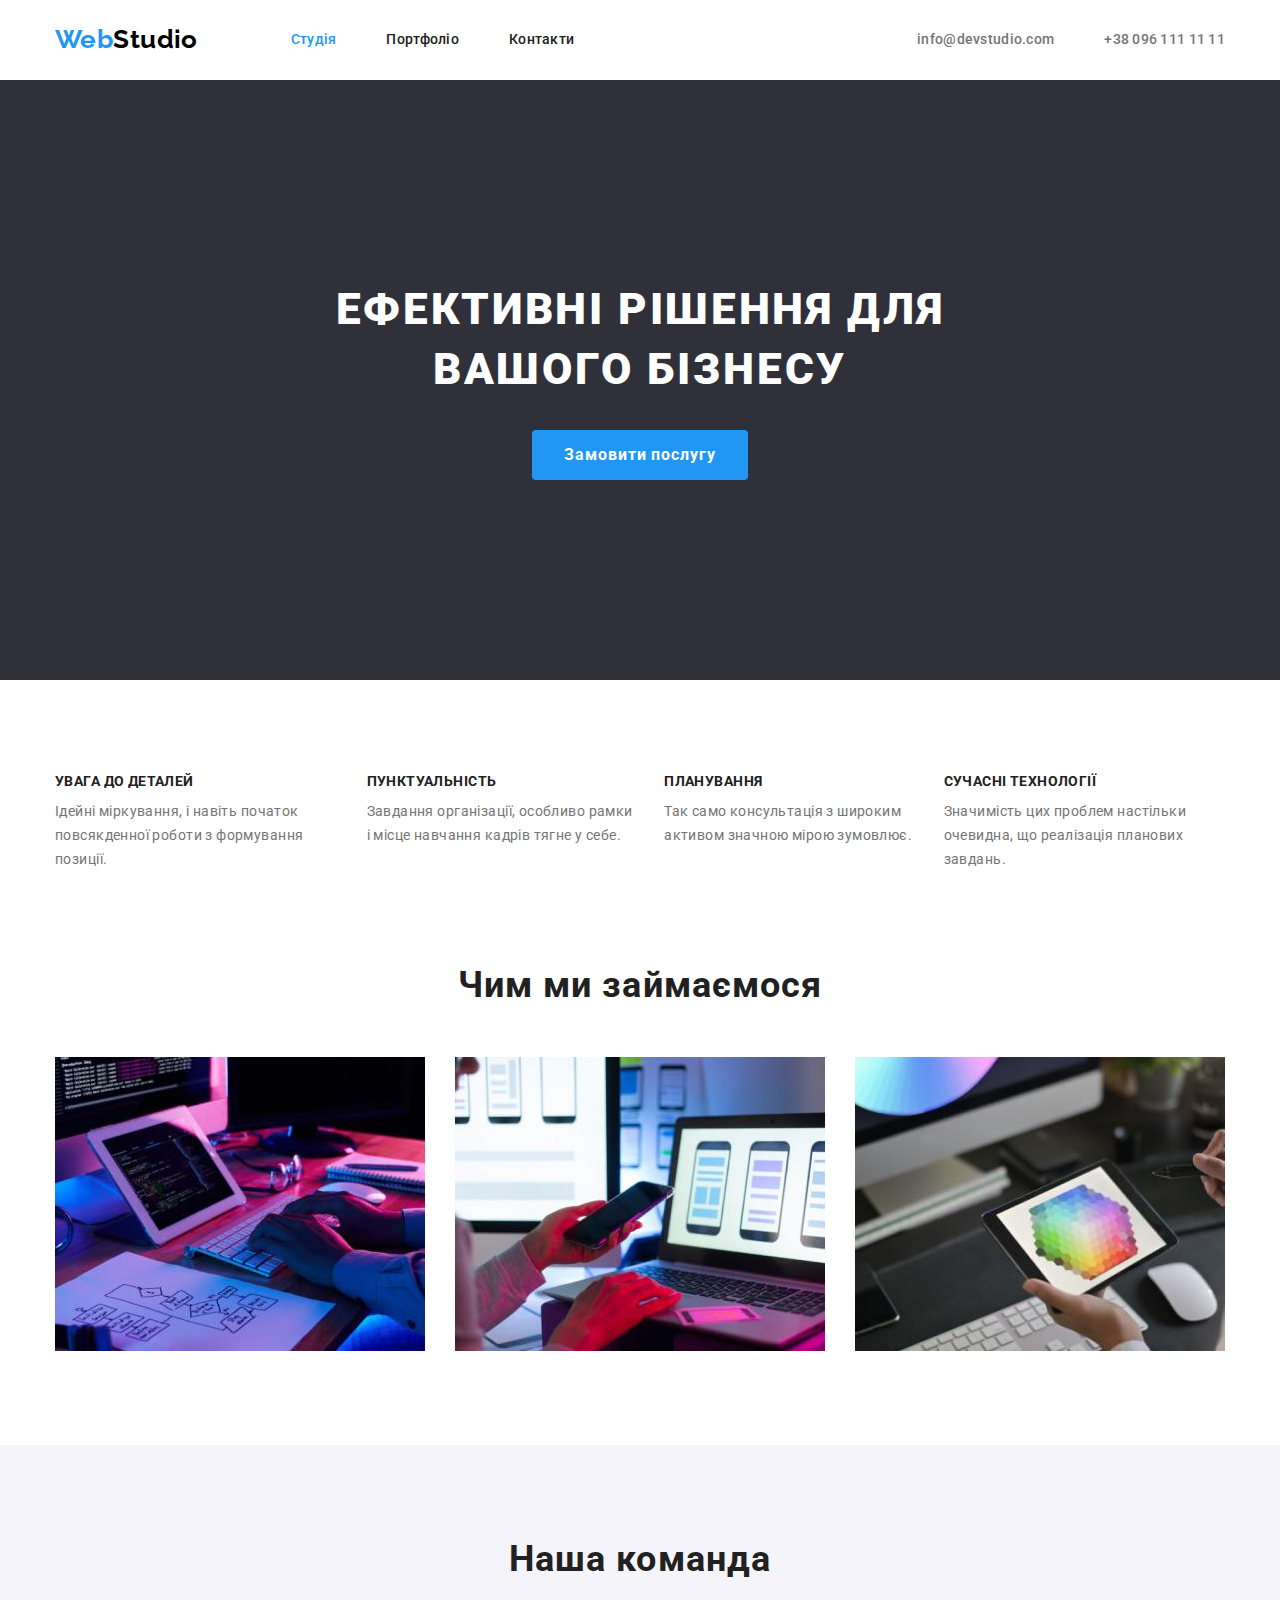
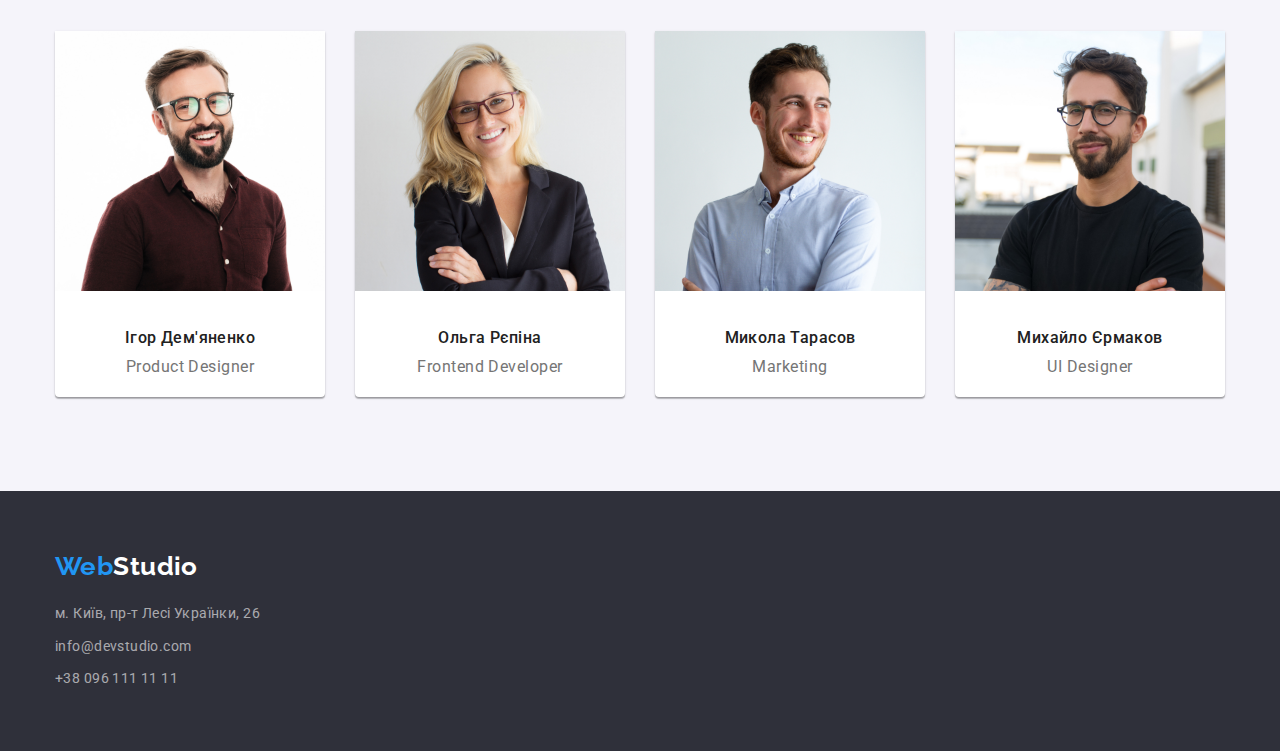
<file: index.html>
<!DOCTYPE html>
<html lang="uk">
  <head>
    <meta charset="UTF-8" />
    <meta http-equiv="X-UA-Compatible" content="IE=edge" />
    <meta name="viewport" content="width=device-width, initial-scale=1.0" />
    <title>WebStudio</title>
    <link rel="preconnect" href="https://fonts.googleapis.com" />
    <link rel="preconnect" href="https://fonts.gstatic.com" crossorigin />
    <link
      href="https://fonts.googleapis.com/css2?family=Raleway:wght@700&family=Roboto:wght@400;500;700;900&display=swap"
      rel="stylesheet"
    />
    <link
      rel="stylesheet"
      href="https://cdnjs.cloudflare.com/ajax/libs/modern-normalize/1.1.0/modern-normalize.min.css"
    />
    <link rel="stylesheet" href="./css/styles.css" />
  </head>
  <body>
    <header>
      <div class="conteiner main-nav">
        <nav class="nav-list">
          <a href="./index.html" class="logo">Web<span class="nav-color">Studio</span></a>
          <ul class="site-nav list">
            <li class="item"><a href="./index.html" class="link studio-link">Студія</a></li>
            <li class="item"><a href="./portfolio.html" class="link">Портфоліо</a></li>
            <li class="item"><a href="" class="link">Контакти</a></li>
          </ul>
        </nav>

        <ul class="auth-nav list">
          <li class="item">
            <a href="mailto:info@devstudio.com" class="link">info@devstudio.com</a>
          </li>
          <li class="item"><a href="tel:+380961111111" class="link">+38 096 111 11 11</a></li>
        </ul>
      </div>
    </header>

    <main>
      <!-- Site Title-->
      <section class="main-section">
        <div class="conteiner efect">
          <h1 class="section-title">Ефективні рішення для вашого бізнесу</h1>
          <button type="button" class="button-title">Замовити послугу</button>
        </div>
      </section>

      <!-- Our advantages -->
      <section class="section-advantages section">
        <h2 class="advantages-title visually-hidden">Нашi переваги</h2>
        <div class="conteiner">
          <ul class="list-title list">
            <li class="item-advantages">
              <h3 class="title">УВАГА ДО ДЕТАЛЕЙ</h3>
              <p class="advantages-text">
                Ідейні міркування, і навіть початок повсякденної роботи з формування позиції.
              </p>
            </li>
            <li class="item-advantages">
              <h3 class="title">ПУНКТУАЛЬНІСТЬ</h3>
              <p class="advantages-text">
                Завдання організації, особливо рамки і місце навчання кадрів тягне у себе.
              </p>
            </li>
            <li class="item-advantages">
              <h3 class="title">ПЛАНУВАННЯ</h3>
              <p class="advantages-text">
                Так само консультація з широким активом значною мірою зумовлює.
              </p>
            </li>
            <li class="item-advantages">
              <h3 class="title">СУЧАСНІ ТЕХНОЛОГІЇ</h3>
              <p class="advantages-text">
                Значимість цих проблем настільки очевидна, що реалізація планових завдань.
              </p>
            </li>
          </ul>
        </div>
      </section>

      <!--What we are doing-->
      <section class="section-information section">
        <div class="conteiner">
          <h2 class="information-title">Чим ми займаємося</h2>

          <ul class="list-img list">
            <li class="item-progect">
              <img src="./img/tablet1.jpg" alt="Робота з планшетом" width="370" class="img" />
            </li>
            <li class="item-progect">
              <img src="./img/tablet2.jpg" alt="Робота з ноутбуком" width="370" class="img" />
            </li>
            <li class="item-progect">
              <img src="./img/tablet3.jpg" alt="Малювання на планшетi" width="370" class="img" />
            </li>
          </ul>
        </div>
      </section>

      <!--Our team-->

      <section class="section-team section">
        <div class="conteiner">
          <h2 class="information-title">Наша команда</h2>

          <ul class="list-team list">
            <li class="cards">
              <img
                src="./img/Our-team1.jpg"
                alt="Чоловiк у коричневiй сорочцi"
                width="270"
                class="img-cards"
              />
              <h3 class="team-title item">Ігор Дем'яненко</h3>
              <p class="team-text item">Product Designer</p>
            </li>

            <li class="cards">
              <img
                src="./img/Our-team2.jpg"
                alt="Жiнка у чорному пiджаку"
                width="270"
                class="img-cards"
              />
              <h3 class="team-title item">Ольга Рєпіна</h3>
              <p class="team-text item">Frontend Developer</p>
            </li>

            <li class="cards">
              <img
                src="./img/Our-team3.jpg"
                alt="Чоловiк у бiлой сорочцi"
                width="270"
                class="img-cards"
              />
              <h3 class="team-title item">Микола Тарасов</h3>
              <p class="team-text item">Marketing</p>
            </li>

            <li class="cards">
              <img
                src="./img/Our-team4.jpg"
                alt="Чоловiк у чорнiй футболцi"
                width="270"
                class="img-cards"
              />
              <h3 class="team-title item">Михайло Єрмаков</h3>
              <p class="team-text item">UI Designer</p>
            </li>
          </ul>
        </div>
      </section>
    </main>

    <!--Address-->
    <footer class="main-section footer">
      <div class="conteiner">
        <a href="./index.html" class="logo footer-logo"
          >Web<span class="address-color">Studio</span></a
        >

        <address>
          <ul class="address-list list">
            <li class="address-link">
              <a
                href="https://goo.gl/maps/fLpn6MvoGNUkyfBc7"
                target="_blank"
                rel="noopener noreferrer"
                class="link"
                >м. Київ, пр-т Лесі Українки, 26</a
              >
            </li>
            <li class="address-link">
              <a href="mailto:info@devstudio.com" class="link">info@devstudio.com</a>
            </li>
            <li class="address-link">
              <a href="tel:+380961111111" class="link">+38 096 111 11 11</a>
            </li>
          </ul>
        </address>
      </div>
    </footer>
  </body>
</html>
</file>
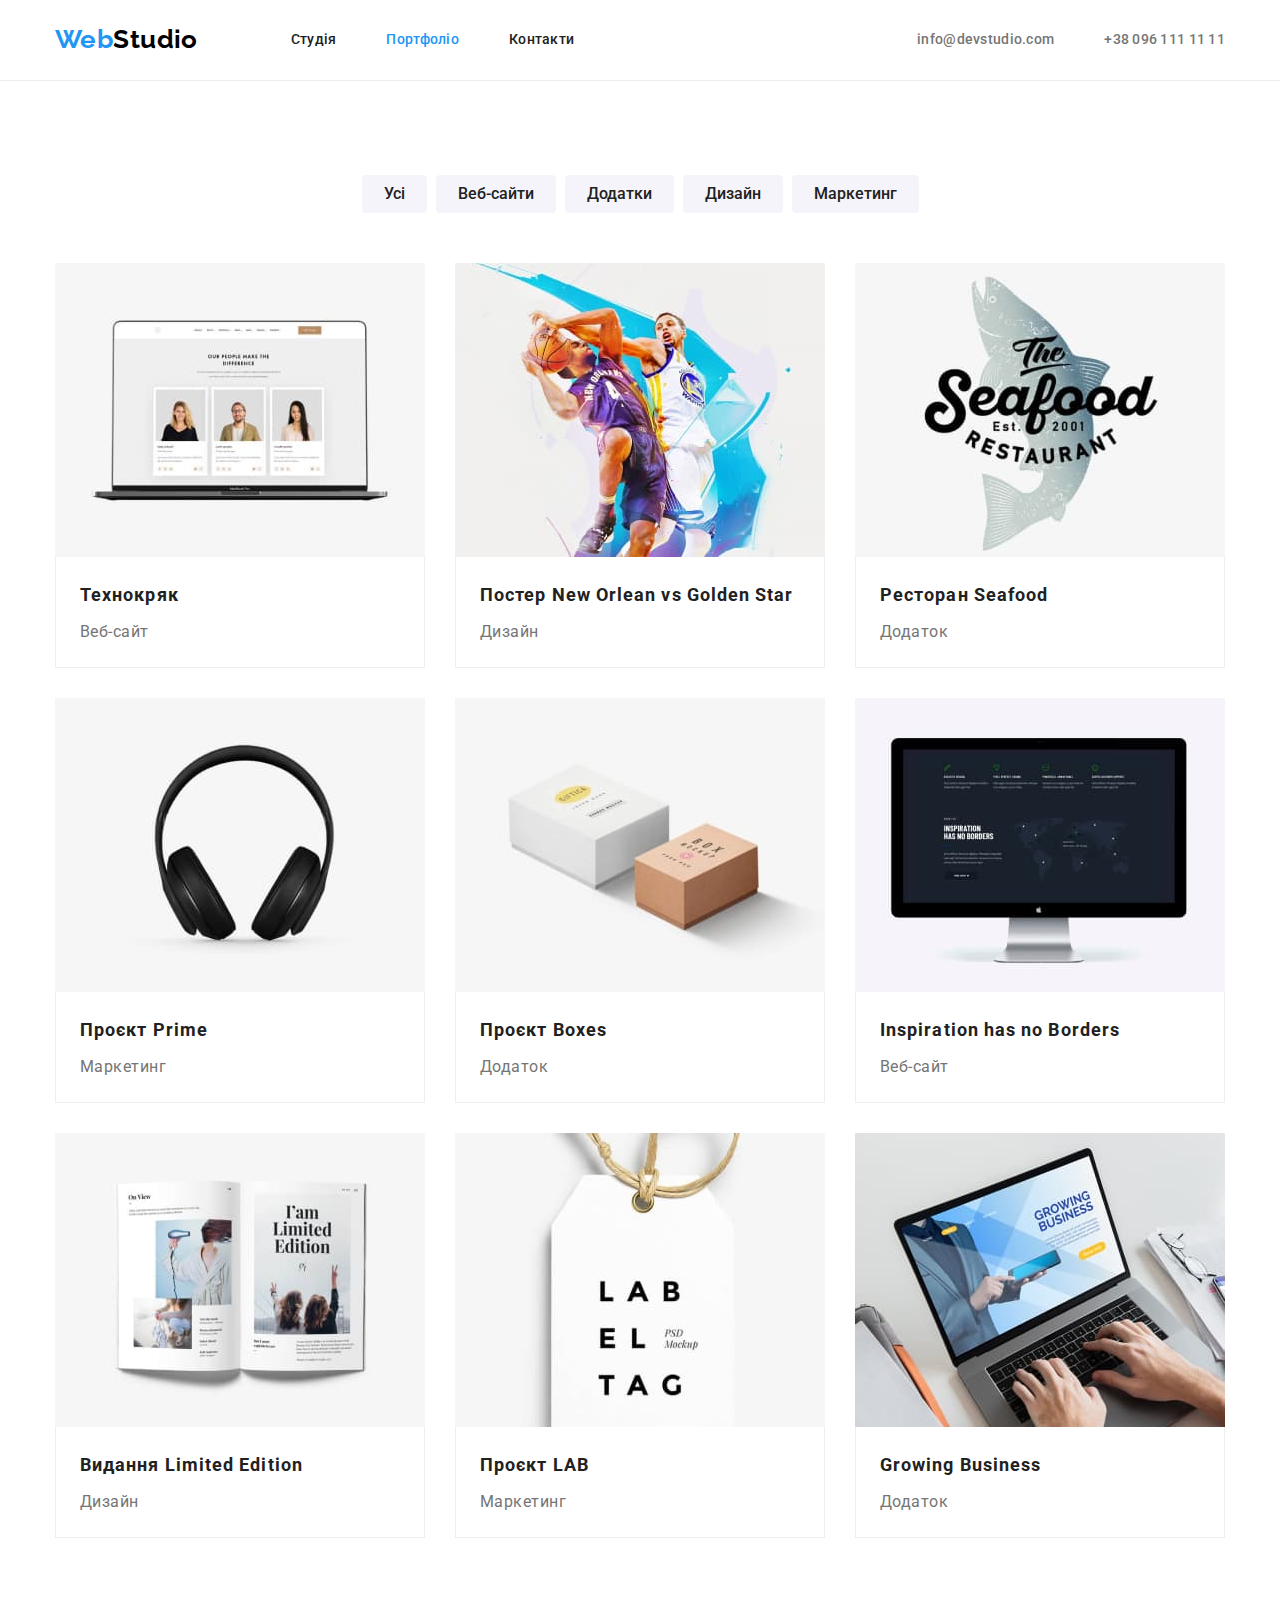
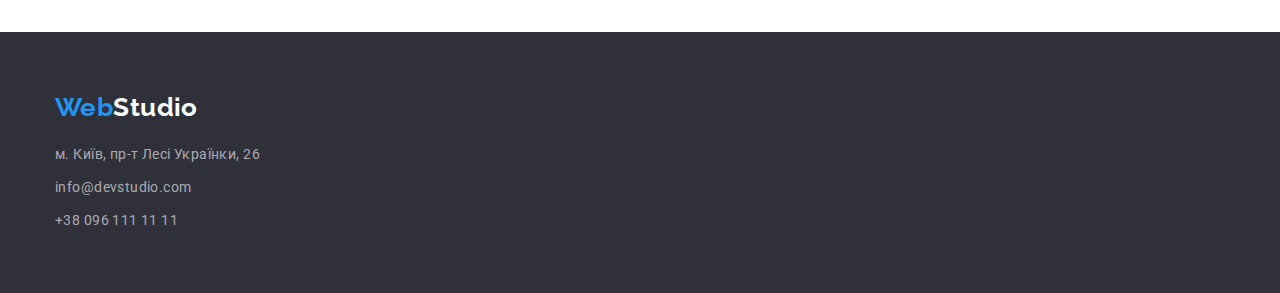
<file: portfolio.html>
<!DOCTYPE html>
<html lang="uk">
  <head class="header">
    <meta charset="UTF-8" />
    <meta http-equiv="X-UA-Compatible" content="IE=edge" />
    <meta name="viewport" content="width=device-width, initial-scale=1.0" />
    <title>WebStudio</title>
    <link rel="preconnect" href="https://fonts.googleapis.com" />
    <link rel="preconnect" href="https://fonts.gstatic.com" crossorigin />
    <link
      href="https://fonts.googleapis.com/css2?family=Raleway:wght@700&family=Roboto:wght@400;500;700;900&display=swap"
      rel="stylesheet"
    />
    <link
      rel="stylesheet"
      href="https://cdnjs.cloudflare.com/ajax/libs/modern-normalize/1.1.0/modern-normalize.min.css"
    />
    <link rel="stylesheet" href="./css/styles.css" />
  </head>

  <body>
    <header class="header">
      <div class="conteiner main-nav">
        <nav class="nav-list">
          <a href="./index.html" class="logo">Web<span class="nav-color">Studio</span></a>
          <ul class="site-nav list">
            <li class="item"><a href="./index.html" class="link">Студія</a></li>
            <li class="item">
              <a href="./portfolio.html" class="portfolio-link link">Портфоліо</a>
            </li>
            <li class="item"><a href="" class="link">Контакти</a></li>
          </ul>
        </nav>

        <ul class="auth-nav list">
          <li class="item">
            <a href="mailto:info@devstudio.com" class="link">info@devstudio.com</a>
          </li>
          <li class="item"><a href="tel:+380961111111" class="link">+38 096 111 11 11</a></li>
        </ul>
      </div>
    </header>
    <p></p>

    <main>
      <!-- Portfolio -->
      <section class="portfolio-section">
        <h1 class="visually-hidden">Портфолио</h1>
        <div class="conteiner">
          <ul class="list-btn list">
            <li class="item"><button type="button" class="button-filter">Усі</button></li>
            <li class="item"><button type="button" class="button-filter">Веб-сайти</button></li>
            <li class="item"><button type="button" class="button-filter">Додатки</button></li>
            <li class="item"><button type="button" class="button-filter">Дизайн</button></li>
            <li class="item"><button type="button" class="button-filter">Маркетинг</button></li>
          </ul>

          <ul class="work-list list">
            <li class="work-item">
              <a href="" target="_blank" rel="noopener noreferrer" class="list-link"
                ><img
                  src="./img/portfolio/portfolio1.jpg"
                  alt="Ноутбук"
                  width="370"
                  class="work-img"
                />
                <div class="border">
                  <h2 class="portfolio-title">Технокряк</h2>
                  <p class="portfolio-text">Веб-сайт</p>
                </div>
              </a>
            </li>
            <li class="work-item">
              <a href="" target="_blank" rel="noopener noreferrer" class="list-link"
                ><img
                  src="./img/portfolio/portfolio2.jpg"
                  alt="Баскетболисти"
                  width="370"
                  class="work-img"
                />
                <div class="border">
                  <h2 class="portfolio-title">Постер New Orlean vs Golden Star</h2>
                  <p class="portfolio-text">Дизайн</p>
                </div>
              </a>
            </li>
            <li class="work-item">
              <a href="" target="_blank" rel="noopener noreferrer" class="list-link"
                ><img
                  src="./img/portfolio/portfolio3.jpg"
                  alt="Риба"
                  width="370"
                  class="work-img"
                />
                <div class="border">
                  <h2 class="portfolio-title">Ресторан Seafood</h2>
                  <p class="portfolio-text">Додаток</p>
                </div>
              </a>
            </li>
            <li class="work-item">
              <a href="" target="_blank" rel="noopener noreferrer" class="list-link"
                ><img
                  src="./img/portfolio/portfolio4.jpg"
                  alt="Навушники"
                  width="370"
                  class="work-img"
                />
                <div class="border">
                  <h2 class="portfolio-title">Проєкт Prime</h2>
                  <p class="portfolio-text">Маркетинг</p>
                </div>
              </a>
            </li>
            <li class="work-item">
              <a href="" target="_blank" rel="noopener noreferrer" class="list-link"
                ><img
                  src="./img/portfolio/portfolio5.jpg"
                  alt="Коробки"
                  width="370"
                  class="work-img"
                />
                <div class="border">
                  <h2 class="portfolio-title">Проєкт Boxes</h2>
                  <p class="portfolio-text">Додаток</p>
                </div>
              </a>
            </li>
            <li class="work-item">
              <a href="" target="_blank" rel="noopener noreferrer" class="list-link"
                ><img
                  src="./img/portfolio/portfolio6.jpg"
                  alt="Компьютер"
                  width="370"
                  class="work-img"
                />
                <div class="border">
                  <h2 class="portfolio-title">Inspiration has no Borders</h2>
                  <p class="portfolio-text">Веб-сайт</p>
                </div>
              </a>
            </li>
            <li class="work-item">
              <a href="" target="_blank" rel="noopener noreferrer" class="list-link"
                ><img
                  src="./img/portfolio/portfolio7.jpg"
                  alt="Книга"
                  width="370"
                  class="work-img"
                />
                <div class="border">
                  <h2 class="portfolio-title">Видання Limited Edition</h2>
                  <p class="portfolio-text">Дизайн</p>
                </div>
              </a>
            </li>
            <li class="work-item">
              <a href="" target="_blank" rel="noopener noreferrer" class="list-link"
                ><img
                  src="./img/portfolio/portfolio8.jpg"
                  alt="Этiкетка"
                  width="370"
                  class="work-img"
                />
                <div class="border">
                  <h2 class="portfolio-title">Проєкт LAB</h2>
                  <p class="portfolio-text">Маркетинг</p>
                </div>
              </a>
            </li>
            <li class="work-item">
              <a href="" target="_blank" rel="noopener noreferrer" class="list-link"
                ><img
                  src="./img/portfolio/portfolio9.jpg"
                  alt="Ноутбук"
                  width="370"
                  class="work-img"
                />
                <div class="border">
                  <h2 class="portfolio-title">Growing Business</h2>
                  <p class="portfolio-text">Додаток</p>
                </div>
              </a>
            </li>
          </ul>
        </div>
      </section>
    </main>

    <!--Address-->
    <footer class="main-section footer">
      <div class="conteiner">
        <a href="./index.html" class="logo footer-logo"
          >Web<span class="address-color">Studio</span></a
        >

        <address>
          <ul class="address-list list">
            <li class="address-link">
              <a
                href="https://goo.gl/maps/fLpn6MvoGNUkyfBc7"
                target="_blank"
                rel="noopener noreferrer"
                class="link"
                >м. Київ, пр-т Лесі Українки, 26</a
              >
            </li>
            <li class="address-link">
              <a href="mailto:info@devstudio.com" class="link">info@devstudio.com</a>
            </li>
            <li class="address-link">
              <a href="tel:+380961111111" class="link">+38 096 111 11 11</a>
            </li>
          </ul>
        </address>
      </div>
    </footer>
  </body>
</html>
</file>
<file: css/styles.css>
/* цыет основного текста #757575 */

/* вторичны цвет текста  #212121; */

/* акцент #2196F3; */

/* белый цвет #FFFFFF; */

:root {
  --primary-text-color: #757575;
  --title-text-color: #212121;
  --accent-text-color: #2196f3;
  --primary-background-color: #ffffff;
  --secondary-background-color: #f5f4fa;
  --secondary-background-studio: #2f303a;
  --secondary-text-color: #000000;
}

/* * {
  outline: 2px solid red;
} */

.conteiner {
  width: 1200px;
  margin: 0 auto;
  padding-left: 15px;
  padding-right: 15px;
}

.main-nav {
  display: flex;
}

.header {
  border-bottom: 1px solid #ececec;
}

h1,
h2,
h3,
h4,
h5,
h6,
ul,
p {
  margin-top: 0;
  margin-bottom: 0;
}

.list {
  list-style: none;
}

body {
  background-color: var(--primary-background-color);
  color: var(--primary-text-color);
  font-family: Roboto, sans-serif;
  font-size: 14px;
  line-height: 1.71;
  letter-spacing: 0.03em;
}

/* hidden title */

.visually-hidden {
  position: absolute;
  white-space: nowrap;
  width: 1px;
  height: 1px;
  overflow: hidden;
  border: 0;
  padding: 0;
  clip: rect(0 0 0 0);
  clip-path: inset(50%);
  margin: -1px;
}

.logo {
  color: var(--accent-text-color);
  font-family: Raleway, sans-serif;
  font-weight: 700;
  font-size: 26px;
  line-height: 1.19;

  text-decoration: none;

  display: block;

  padding-top: 24px;
  padding-bottom: 24px;
  margin-right: 93px;
}

/* site nav */

.nav-color {
  color: var(--secondary-text-color);
}

.nav-list {
  display: flex;
}

.site-nav {
  display: flex;
  padding-left: 0;
}

.site-nav .item:not(:last-child) {
  margin-right: 50px;
}

.site-nav .link {
  color: var(--title-text-color);
  font-weight: 500;
  font-size: 14px;
  line-height: 1.14;
  letter-spacing: 0.02em;

  display: block;
  padding-top: 32px;
  padding-bottom: 32px;

  text-decoration: none;
}

.site-nav .link:hover,
.site-nav .link:focus {
  color: var(--accent-text-color);
}

.site-nav .studio-link {
  color: var(--accent-text-color);
}

.site-nav .portfolio-link {
  color: var(--accent-text-color);
}

.auth-nav {
  display: flex;
  padding-left: 0;
  margin-left: auto;
}

.auth-nav .link {
  color: var(--primary-text-color);
  font-weight: 500;
  font-size: 14px;
  line-height: 1.14;
  letter-spacing: 0.02em;

  display: block;
  padding-top: 32px;
  padding-bottom: 32px;

  text-decoration: none;
}

.auth-nav .item + .item {
  margin-left: 50px;
}

.auth-nav .link:hover,
.auth-nav .link:focus {
  color: var(--accent-text-color);
}

/* section */

.section {
  padding-top: 94px;
  padding-bottom: 94px;
}

/* site title */

.main-section {
  background-color: var(--secondary-background-studio);
  padding: 200px 0;
  text-align: center;
}

.section-title {
  color: var(--primary-background-color);
  font-weight: 900;
  font-size: 44px;
  line-height: 1.36;
  text-align: center;
  letter-spacing: 0.06em;
  text-transform: uppercase;

  width: 696px;
  margin-left: auto;
  margin-right: auto;

  margin-bottom: 30px;
}

.button-title {
  background: var(--accent-text-color);
  color: var(--primary-background-color);
  font-family: inherit;
  font-weight: 700;
  font-size: 16px;
  text-align: center;
  line-height: 1.88;
  letter-spacing: 0.06em;
  cursor: pointer;

  border-radius: 4px;
  min-width: 216px;
  padding: 10px 32px;

  border: none;
}

/* Portfolio buttons */

.button-filter {
  color: var(--title-text-color);
  background: var(--secondary-background-color);
  font-family: inherit;
  font-weight: 500;
  font-size: 16px;
  line-height: 1.62;
  cursor: pointer;

  padding: 6px 22px;
  border-radius: 4px;
  border: none;
}

.button-filter:hover,
.button-filter:focus {
  color: var(--primary-background-color);
  background-color: var(--accent-text-color);
  box-shadow: 0px 3px 1px rgba(0, 0, 0, 0.1), 0px 1px 2px rgba(0, 0, 0, 0.08),
    0px 2px 2px rgba(0, 0, 0, 0.12);
}

/* advantages */

.advantages-title {
  color: var(--title-text-color);
}

.list-title {
  display: flex;
  padding: 0;
  margin: 0;
}

.list-title .title {
  color: var(--title-text-color);
  font-weight: 700;
  font-size: 14px;
  line-height: 1.14;
  letter-spacing: 0.03em;
  text-transform: uppercase;
}

.title {
  margin-bottom: 10px;
}

.list-title .item-advantages + .item-advantages {
  margin-left: 30px;
}

/* information */

.section-team {
  background: var(--secondary-background-color);
}

.information-title {
  color: var(--title-text-color);

  font-weight: 700;
  font-size: 36px;
  line-height: 1.16;
  text-align: center;
  letter-spacing: 0.03em;

  margin-bottom: 50px;
}

/* What are we doing */

.section-information {
  padding-top: 0;
}

.img {
  display: block;
  margin: 0;
}

.list-img {
  display: flex;
  padding: 0;
}

.list-img .item-progect + .item-progect {
  margin-left: 30px;
}

/* our team */
.cards {
  background: var(--primary-background-color);
  box-shadow: 0px 1px 3px rgba(0, 0, 0, 0.12), 0px 1px 1px rgba(0, 0, 0, 0.14),
    0px 2px 1px rgba(0, 0, 0, 0.2);
  border-radius: 0px 0px 4px 4px;
}

.list-team {
  display: flex;
  padding: 0;
}

.list-team .cards + .cards {
  margin-left: 30px;
}

.cards .item {
  text-align: center;
}

.img-cards {
  margin-bottom: 30px;
}

.information-title .title {
  color: var(--title-text-color);

  font-weight: 500;
  font-size: 16px;
  line-height: 1.19;
  text-align: center;
  letter-spacing: 0.03em;
}

.team-title {
  color: var(--title-text-color);
  font-weight: 500;
  font-size: 16px;
  line-height: 1.18;

  margin-bottom: 10px;
}

.team-text {
  font-size: 16px;
  line-height: 1.18;
  letter-spacing: 0.03em;
  margin-bottom: 20px;
}

/* address */

.footer {
  padding-top: 60px;
  padding-bottom: 60px;
  text-align: start;
}

.footer-logo {
  margin: 0;
}

.main-section .logo {
  margin-bottom: 20px;
  padding: 0;
}

.address-list .link {
  color: rgba(255, 255, 255, 0.6);
  font-style: normal;
  letter-spacing: 0.03em;

  text-decoration: none;
}

.address-list .address-link + .address-link {
  margin-top: 9px;
}

.address-list {
  padding: 0;
}

.address-list .link:hover,
.address-list .link:focus {
  color: var(--primary-background-color);
}

.address-color {
  color: var(--primary-background-color);
}

/* portfolio-section */

.portfolio-section {
  padding: 94px 0;
}

/* portfolio btn */

.list-btn {
  display: flex;
  justify-content: center;
  padding: 0;
}

.list-btn .item + .item {
  margin-left: 9px;
}

/* work-list */

.work-list {
  display: flex;
  flex-wrap: wrap;
  margin-top: 50px;
  gap: 30px;

  padding: 0;
}

.work-list .work-item {
  background: var(--primary-background-color);

  flex-basis: calc((100% - 60px) / 3);
}

/* border */

.border {
  border-bottom: 1px solid #eeeeee;
  border-left: 1px solid #eeeeee;
  border-right: 1px solid #eeeeee;
}

/* Portfolio title */

.portfolio-title {
  color: var(--title-text-color);
  font-weight: 700;
  font-size: 18px;
  line-height: 2;
  letter-spacing: 0.06em;

  padding: 20px 24px 4px 24px;
}

/* portfolio-text */

.portfolio-text {
  font-size: 16px;
  line-height: 1.88;
  letter-spacing: 0.03em;

  padding: 0 24px 20px 24px;
}

.list-link {
  text-decoration: none;
  color: var(--primary-text-color);
  display: block;
  background: var(--primary-background-color);
}

/* work-img */

.work-img {
  width: 100%;
  display: block;
}
</file>
